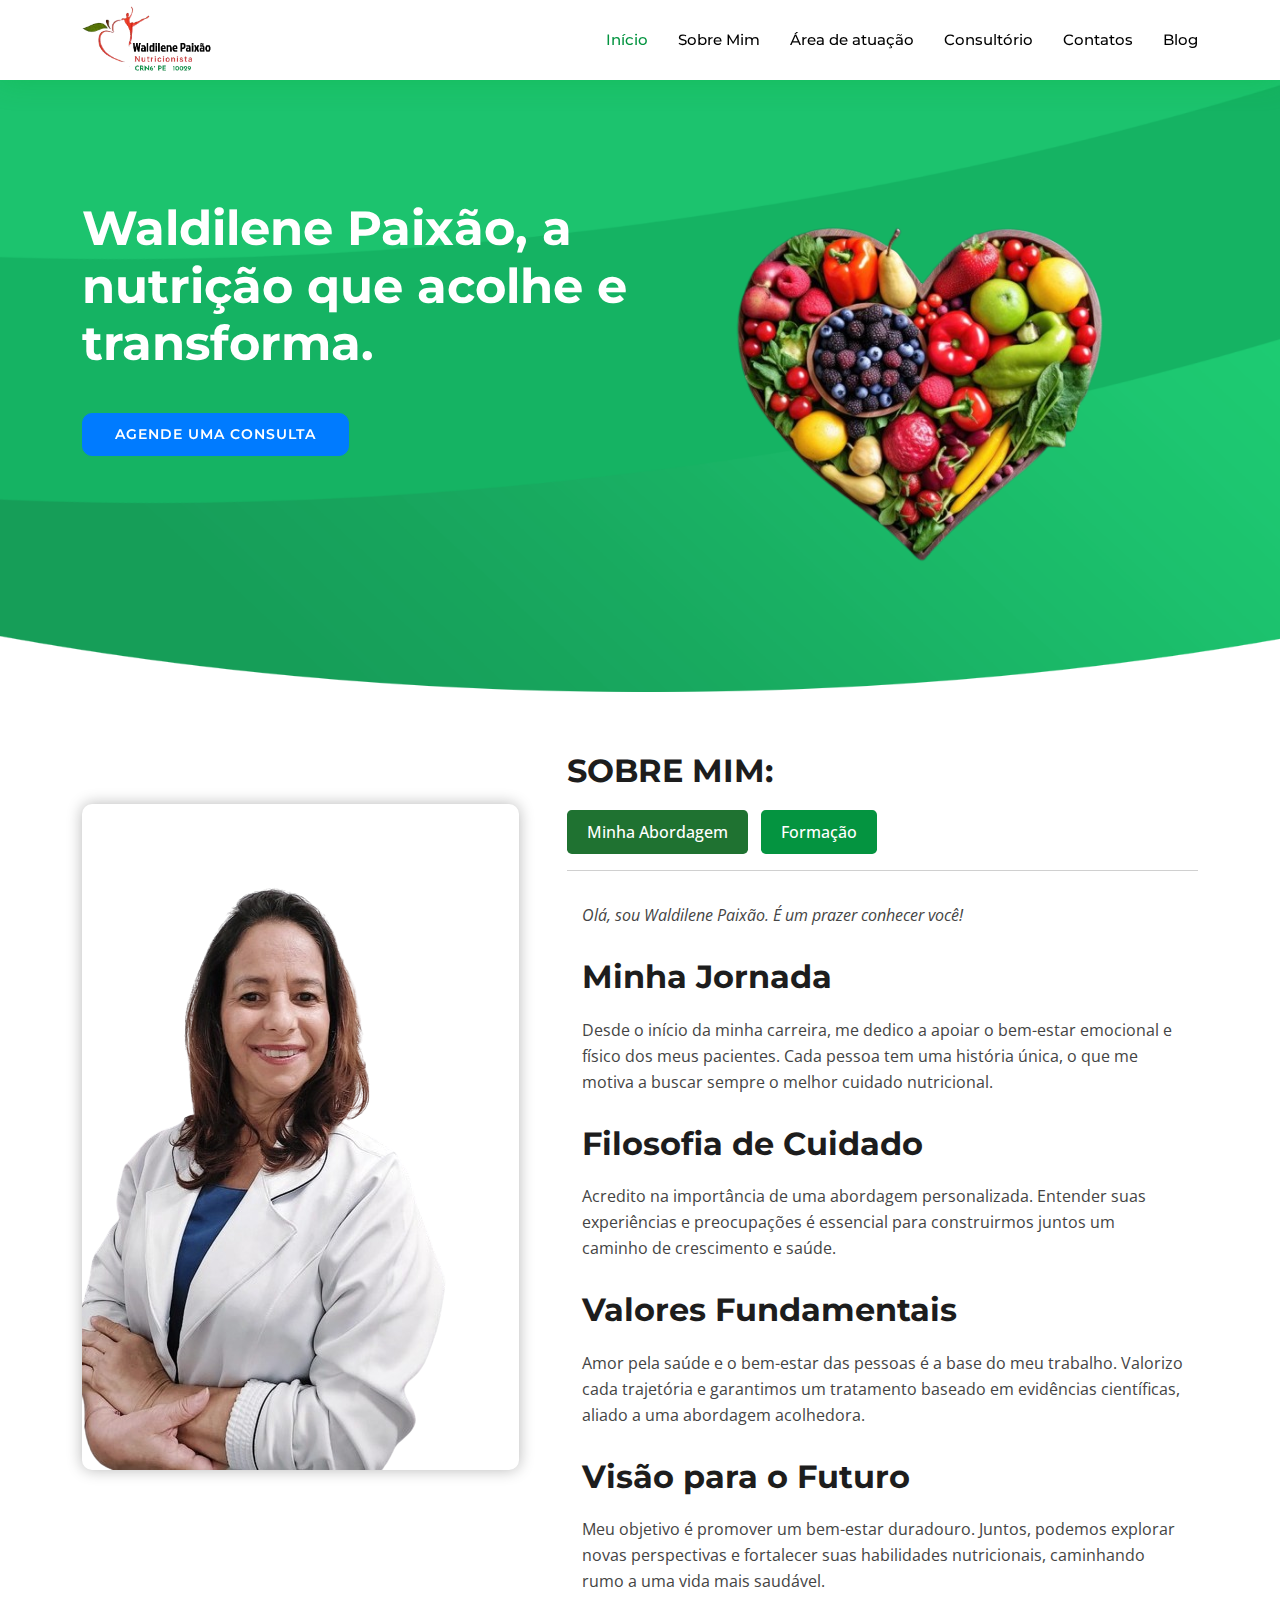
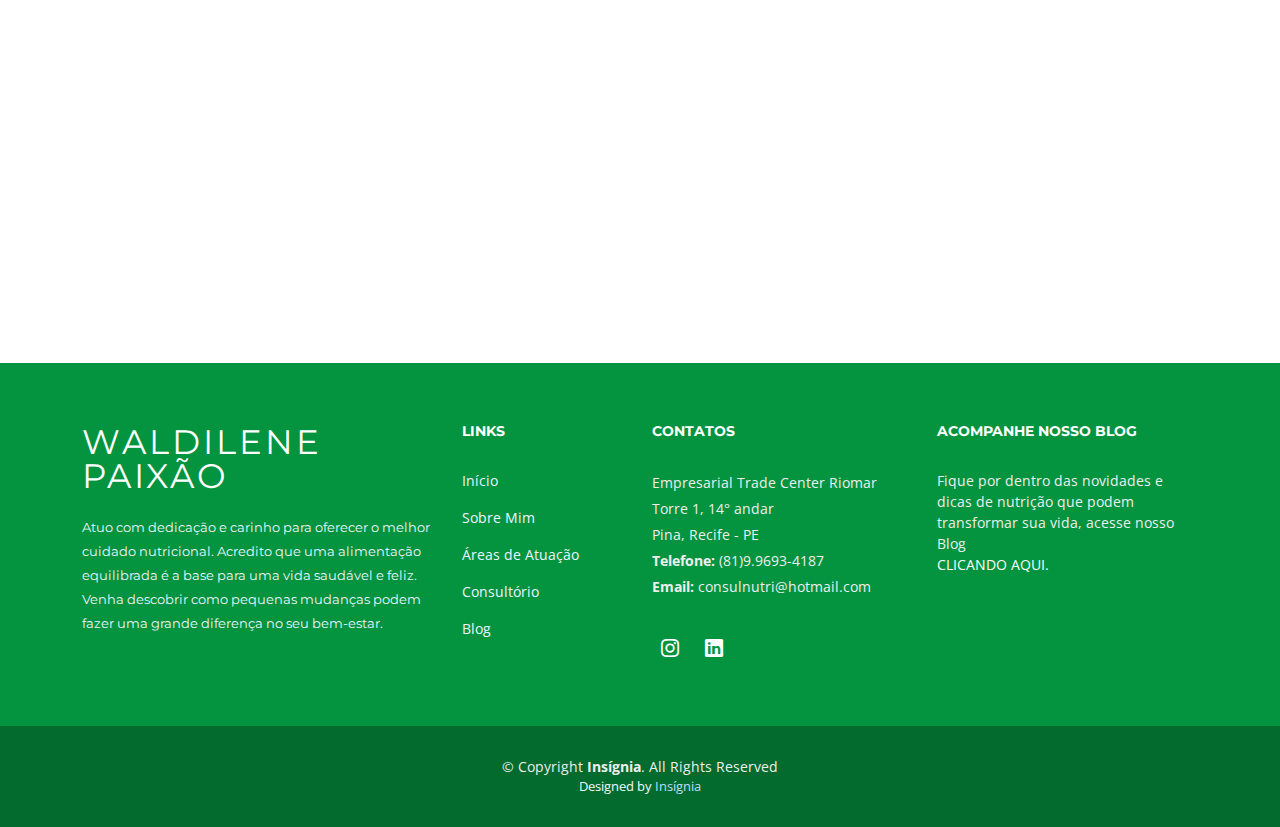
<file: index.html>
<!DOCTYPE html>
<html lang="en">

<head>
  <meta charset="utf-8">
  <meta content="width=device-width, initial-scale=1.0" name="viewport">

  <title>Waldilene Paixão</title>
  <meta content="" name="description">
  <meta content="" name="keywords">

  <!-- Favicons --> 
  <link href="assets/img/icon-logo.png" rel="icon">
  <link href="assets/img/icon-logo.png" rel="logo">

  <!-- Google Fonts -->
  <link href="https://fonts.googleapis.com/css?family=Open+Sans:300,300i,400,400i,600,600i,700,700i|Montserrat:300,400,500,700" rel="stylesheet">

  <!-- Vendor CSS Files -->
  <link href="assets/vendor/aos/aos.css" rel="stylesheet">
  <link href="assets/vendor/bootstrap/css/bootstrap.min.css" rel="stylesheet">
  <link href="assets/vendor/bootstrap-icons/bootstrap-icons.css" rel="stylesheet">
  <link href="assets/vendor/glightbox/css/glightbox.min.css" rel="stylesheet">
  <link href="assets/vendor/swiper/swiper-bundle.min.css" rel="stylesheet">

  <!-- Template Main CSS File -->
  <link href="assets/css/style.css" rel="stylesheet">
  <link href="index.html" rel="index">
  <link href="blog.html" rel="index">
  

</head>

<body>

  <!-- ======= Header ======= -->
  <header id="header" class="fixed-top d-flex align-items-center">
    <div class="container d-flex justify-content-between">

      <div class="logo">
        <a href="index.html"><img src="assets/img/logo.png" alt="" class="img-fluid"></a>
      </div>

      <nav id="navbar" class="navbar">
        <ul>
          <li><a class="nav-link scrollto active" href="#hero">Início</a></li>
          <li><a class="nav-link scrollto" href="#about">Sobre Mim</a></li>
          <li><a class="nav-link scrollto" href="#services">Área de atuação</a></li>
          <li><a class="nav-link scrollto " href="#portfolio">Consultório</a></li>
          <li><a class="nav-link scrollto" href="#contact">Contatos</a></li>
          <li><a class="nav-link scrollto" href="blog.html">Blog</a></li>
        </ul>
        <i class="bi bi-list mobile-nav-toggle"></i>
      </nav><!-- .navbar -->

    </div>
  </header><!-- #header -->

  <!-- ======= Hero Section ======= -->
  <section id="hero" class="clearfix">
    <div class="container" data-aos="fade-up">

      <div class="hero-img" data-aos="zoom-out" data-aos-delay="200">
        <img src="assets/img/ComidaSaudavel-removebg-preview.png" alt="" class="img-fluid">
      </div>

      <div class="hero-info" data-aos="zoom-in" data-aos-delay="100">
        <h2>Waldilene Paixão, a nutrição que acolhe e transforma.</h2>
        <div>
          <a href="https://api.whatsapp.com/send?phone=5581996934187" class="btn-get-started scrollto">AGENDE UMA CONSULTA</a>
          
        </div>
      </div>

    </div>
  </section><!-- End Hero Section -->

  <main id="main">

    <!-- ======= Sobre mim Section ======= -->
   <!-- /About Section -->
   <section id="about" class="about">
    <div class="container about-container" data-aos="fade-up">
      <div class="row g-4 g-lg-5" data-aos="fade-up" data-aos-delay="20">
        <div class="col-lg-5 about-img">
          <div class="icon-box">
            <img src="assets/img/dra_wal (1).png" class="img-fluid" alt="Foto do Dra. Waldilene">
          </div>
        </div>
  
        <div class="col-lg-7">
          <h1 class="title pt-0 justify-content-start">SOBRE MIM:</h1>
  
         <!-- Tabs -->
<ul class="nav nav-pills gap-2">
  <li class="nav-item">
    <a class="nav-link active" data-bs-toggle="pill" href="#about-tab1">Minha Abordagem</a>
  </li>
  <li class="nav-item">
    <a class="nav-link" data-bs-toggle="pill" href="#about-tab3">Formação</a>
  </li>
</ul>
<hr style="top: 0;">
<!-- End Tabs -->

<!-- Tab Content -->
<div class="tab-content">
  <!-- Tab 1 Content -->
  <div class="tab-pane fade show active" id="about-tab1">
    <p class="fst-italic">Olá, sou Waldilene Paixão. É um prazer conhecer você!</p>
    
    <div class="d-flex align-items-center mt-1">
      <h4 class="title">Minha Jornada</h4>
    </div>
    <p class="description">Desde o início da minha carreira, me dedico a apoiar o bem-estar emocional e físico dos meus pacientes. Cada pessoa tem uma história única, o que me motiva a buscar sempre o melhor cuidado nutricional.</p>
    
    <div class="d-flex align-items-center mt-0">
      <h4 class="title">Filosofia de Cuidado</h4>
    </div>
    <p class="description">Acredito na importância de uma abordagem personalizada. Entender suas experiências e preocupações é essencial para construirmos juntos um caminho de crescimento e saúde.</p>
    
    <div class="d-flex align-items-center mt-1">
      <h4 class="title">Valores Fundamentais</h4>
    </div>
    <p class="description">Amor pela saúde e o bem-estar das pessoas é a base do meu trabalho. Valorizo cada trajetória e garantimos um tratamento baseado em evidências científicas, aliado a uma abordagem acolhedora.</p>
    
    <div class="d-flex align-items-center mt-1">
      <h4 class="title">Visão para o Futuro</h4>
    </div>
    <p class="description">Meu objetivo é promover um bem-estar duradouro. Juntos, podemos explorar novas perspectivas e fortalecer suas habilidades nutricionais, caminhando rumo a uma vida mais saudável.</p>
  </div><!-- End Tab 1 Content -->

  <!-- Tab 2 Content -->
  <div class="tab-pane fade" id="about-tab3">
    <div class="d-flex align-items-center">
      <i class="bi bi-check2"></i>
      <span class="description">MBA em Auditoria multidisciplinar em serviços de saúde – IDE</span>
    </div>
    
    <div class="d-flex align-items-center mt-2">
      <i class="bi bi-check2"></i>
      <span class="description">Pós Graduação em fitoterápicos – FAVENI</span>
    </div>
    
    <div class="d-flex align-items-center mt-2">
      <i class="bi bi-check2"></i>
      <span class="description">Pós Graduação em educadores em diabetes – UNIP</span>
    </div>
    
    <div class="d-flex align-items-center mt-2">
      <i class="bi bi-check2"></i>
      <span class="description">Pós Graduação em nutrição esportiva – UNINASSAU</span>
    </div>
    
    <div class="d-flex align-items-center mt-2">
      <i class="bi bi-check2"></i>
      <span class="description">Pós Graduação em nutrição clínica – UNINTER</span>
    </div>
    
    <div class="d-flex align-items-center mt-2">
      <i class="bi bi-check2"></i>
      <span class="description">Bacharel em nutrição - UNISAOMIGUEL</span>
    </div>
    
    <div class="d-flex align-items-center mt-2">
      <i class="bi bi-check2"></i>
      <span class="description">Técnico de enfermagem do trabalho - EID</span>
    </div>
    
    <div class="d-flex align-items-center mt-2">
      <i class="bi bi-check2"></i>
      <span class="description">Curso de DISLEXIA – avaliação e intervenção padrão ouro + testes – 450 horas</span>
    </div>
    
    <div class="d-flex align-items-center mt-2">
      <i class="bi bi-check2"></i>
      <span class="description">International Certification in Nutritional Psychiatry – 160 horas</span>
    </div>
    
    <div class="d-flex align-items-center mt-2">
      <i class="bi bi-check2"></i>
      <span class="description">Curso de capacitação Autismo e Seletividade Alimentar – Terapia Alimentar com Abordagem ABA – 120 horas</span>
    </div>
    
    <div class="d-flex align-items-center mt-2">
      <i class="bi bi-check2"></i>
      <span class="description">Curso de Capacitação e Aprimoramento em ABA – 180 horas</span>
    </div>
    
    <div class="d-flex align-items-center mt-2">
      <i class="bi bi-check2"></i>
      <span class="description">Curso de Capacitação Análise do Comportamento Aplicada e Transtorno Espectro do Autismo – 180 horas</span>
    </div>
    
    <div class="d-flex align-items-center mt-2">
      <i class="bi bi-check2"></i>
      <span class="description">Certificado Nutrição no Autismo: da teoria à prática – 40 horas</span>
    </div>
  </div><!-- End Tab 2 Content -->
</div><!-- End Tab Content -->

  </section>
 
  
    <!-- End About Section -->

   <!-- ======= Área de atuação Section ======= -->
<section id="services" class="section-bg">
  <div class="container" data-aos="fade-up">

    <header class="section-header">
      <h3>Áreas de atuação</h3>
      <p>Experiência nas áreas clínica, esportiva e diabetes, com sólidos conhecimentos em fitoterápicos e auditoria.</p>
    </header>

    <div class="row justify-content-center">

      <div class="col-md-6 col-lg-5" data-aos="zoom-in" data-aos-delay="100">
        <div class="box">
          <div class="icon"><i class="bi bi-heart-pulse" style="color: #ff689b;"></i></div>
          <h4 class="title">Nutrição Clínica</h4>
          <p class="description">Especializada em nutrição clínica, focada em promover a saúde e bem-estar através de dietas personalizadas e acompanhamento nutricional.</p>
        </div>
      </div>
      
      <div class="col-md-6 col-lg-5" data-aos="zoom-in" data-aos-delay="200">
        <div class="box">
          <div class="icon"><i class="bi bi-bar-chart" style="color: #e9bf06;"></i></div>
          <h4 class="title">Nutrição Esportiva</h4>
          <p class="description">Trabalho com atletas e pessoas ativas para melhorar o desempenho físico e a recuperação através de uma nutrição adequada.</p>
        </div>
      </div>

      <div class="col-md-6 col-lg-5" data-aos="zoom-in" data-aos-delay="300">
        <div class="box">
          <div class="icon"><i class="bi bi-droplet" style="color: #3fcdc7;"></i></div>
          <h4 class="title">Diabetes</h4>
          <p class="description">Especialista em diabetes, oferecendo planos alimentares e orientações para o controle e prevenção da doença.</p>
        </div>
      </div>
      
      <div class="col-md-6 col-lg-5" data-aos="zoom-in" data-aos-delay="400">
        <div class="box">
          <div class="icon"><i class="bi bi-flower1" style="color:#41cf2e;"></i></div>
          <h4 class="title">Fitoterápicos</h4>
          <p class="description">Uso de fitoterápicos para promover a saúde e bem-estar, com base em evidências científicas e prática clínica.</p>
        </div>
      </div>

      <div class="col-md-6 col-lg-5" data-aos="zoom-in" data-aos-delay="500">
        <div class="box">
          <div class="icon"><i class="bi bi-clipboard-check" style="color: #d6ff22;"></i></div>
          <h4 class="title">Auditoria em Serviços de Saúde</h4>
          <p class="description">MBA em Auditoria Multidisciplinar em Serviços de Saúde, focada em garantir a qualidade e eficiência dos serviços nutricionais.</p>
        </div>
      </div>
      
      <div class="col-md-6 col-lg-5" data-aos="zoom-in" data-aos-delay="600">
        <div class="box">
          <div class="icon"><i class="bi bi-people" style="color: #4680ff;"></i></div>
          <h4 class="title">Palestras e Workshops</h4>
          <p class="description">Palestrante em empresas e eventos, disseminando conhecimento sobre nutrição e saúde.</p>
        </div>
      </div>

    </div>

  </div>
</section><!-- End Services Section -->

    <!-- ======= Por que ir ao nutricionista Section ======= -->
<section id="why-us">
  <div class="container" data-aos="fade-up">
    <header class="section-header">
      <h3>Por que ir ao Nutricionista?</h3>
      <p>Buscar orientação nutricional pode transformar sua saúde e bem-estar, oferecendo um caminho personalizado para atingir seus objetivos.</p>
    </header>

    <div class="row row-eq-height justify-content-center">

      <div class="col-lg-4 mb-4">
        <div class="card" data-aos="zoom-in" data-aos-delay="100">
          <i class="bi bi-heart-pulse"></i>
          <div class="card-body">
            <h5 class="card-title">Prevenção de Doenças</h5>
            <p class="card-text">Um nutricionista pode ajudar a prevenir doenças crônicas, como diabetes e hipertensão, através de uma alimentação balanceada e orientações adequadas.</p>
            <a href="https://www.saude.ce.gov.br/2019/04/05/ter-uma-refeicao-equilibrada-previne-doencas/" class="readmore">Leia mais </a>
          </div>
        </div>
      </div>

      <div class="col-lg-4 mb-4">
        <div class="card" data-aos="zoom-in" data-aos-delay="200">
          <i class="bi bi-bar-chart"></i>
          <div class="card-body">
            <h5 class="card-title">Desempenho Físico</h5>
            <p class="card-text">A nutrição esportiva é essencial para atletas e pessoas ativas, ajudando a melhorar o desempenho físico e acelerar a recuperação.</p>
            <a href="https://www.unicep.edu.br/post/o-poder-da-nutricao-esportiva-no-desempenho-atletico#:~:text=A%20nutri%C3%A7%C3%A3o%20oferece%20ao%20corpo,nutri%C3%A7%C3%A3o%20adequada%2C%20o%20desempenho%20sofre." class="readmore">Leia mais </a>
          </div>
        </div>
      </div>

      <div class="col-lg-4 mb-4">
        <div class="card" data-aos="zoom-in" data-aos-delay="300">
          <i class="bi bi-flower1"></i>
          <div class="card-body">
            <h5 class="card-title">Apoio em Fitoterápicos</h5>
            <p class="card-text">O uso de fitoterápicos pode ser um complemento eficaz no tratamento de diversas condições, promovendo saúde de forma natural.</p>
            <a href="https://institutolg.com.br/fitoterapia-aplicada-a-nutricao/" class="readmore">Leia mais </a>
          </div>
        </div>
      </div>

    </div>

    <div class="row counters" data-aos="fade-up" data-aos-delay="100">

      <div class="col-lg-3 col-6 text-center">
        <span data-purecounter-start="0" data-purecounter-end="15600" data-purecounter-duration="1" class="purecounter"></span>
        <p>Planos Nutricionais Criados</p>
      </div>
    
      <div class="col-lg-3 col-6 text-center">
        <span data-purecounter-start="0" data-purecounter-end="14880" data-purecounter-duration="1" class="purecounter"></span>
        <p>Consultas Realizadas</p>
      </div>
    
      <div class="col-lg-3 col-6 text-center">
        <span data-purecounter-start="0" data-purecounter-end="7440" data-purecounter-duration="1" class="purecounter"></span>
        <p>Dietas Personalizadas</p>
      </div>
    
      <div class="col-lg-3 col-6 text-center">
        <span data-purecounter-start="0" data-purecounter-end="3720" data-purecounter-duration="1" class="purecounter"></span>
        <p>Clientes Ajudados</p>
      </div>
    
    </div><!-- End por que ir ao nutricionista Section -->


    <!-- ======= Consultorio Section ======= -->
    <section id="portfolio" class="clearfix">
      <div class="container" data-aos="fade-up">

        <header class="section-header">
          <h4 class="section-title">Conheça nosso consultório</h4>
        </header>

        <div class="row" data-aos="fade-up" data-aos-delay="100">
          <div class="col-lg-12">
          </div>
        </div>

        <div class="row portfolio-container" data-aos="fade-up" data-aos-delay="200">

          <div class="col-lg-4 col-md-6 portfolio-item filter-app">
            <div class="portfolio-wrap">
              <img src="assets/img/portfolio/s1.jpeg" class="img-fluid" alt="">
              <div class="portfolio-info">
                <div>
                  <a href="assets/img/portfolio/s1.jpeg" data-gallery="portfolioGallery" title="" class="portfolio-lightbox link-preview"><i class="bi bi-plus"></i></a>
                </div>
              </div>
            </div>
          </div>

          <div class="col-lg-4 col-md-6 portfolio-item filter-app">
            <div class="portfolio-wrap">
              <img src="assets/img/portfolio/s2.png" class="img-fluid" alt="">
              <div class="portfolio-info">
                <div>
                  <a href="assets/img/portfolio/s2.png" data-gallery="portfolioGallery" title="" class="portfolio-lightbox link-preview"><i class="bi bi-plus"></i></a>
                </div>
              </div>
            </div>
          </div>

          <div class="col-lg-4 col-md-6 portfolio-item filter-app">
            <div class="portfolio-wrap">
              <img src="assets/img/portfolio/s3.jpg" class="img-fluid" alt="">
              <div class="portfolio-info">
                <div>
                  <a href="assets/img/portfolio/s3.jpg" data-gallery="portfolioGallery" title="" class="portfolio-lightbox link-preview"><i class="bi bi-plus"></i></a>
                </div>
              </div>
            </div>
          </div>
        </div>
      </div>
          

    </section><!-- End Portfolio Section -->

   <!-- ======= Testimonials Section ======= -->
<section id="testimonials" class="section-bg">
  <div class="container" data-aos="zoom-in">

    <header class="section-header">
      <h3>Depoimentos</h3>
    </header>

    <div class="row justify-content-center">
      <div class="col-lg-8">

        <div class="testimonials-slider swiper" data-aos="fade-up" data-aos-delay="100">
          <div class="swiper-wrapper">

            <div class="swiper-slide">
              <div class="testimonial-item">
                <h3>Ana Silva</h3>
                <h4>
                  Fui muito bem recebida pela Waldilene. Ela me ouviu com atenção e me deu orientações valiosas. Sinto que minha saúde melhorou muito desde então.
                </h4>
              </div>
            </div><!-- End testimonial item -->

            <div class="swiper-slide">
              <div class="testimonial-item">
                <h3>João Pereira</h3>
                <h4>
                  O atendimento da Waldilene é excelente! Ela é muito dedicada e sempre está disponível para tirar dúvidas. Recomendo a todos!
                </h4>
              </div>
            </div><!-- End testimonial item -->

            <div class="swiper-slide">
              <div class="testimonial-item">
                <h3>Maria Souza</h3>
                <h4>
                  Waldilene me ajudou a entender melhor minha alimentação. Hoje me sinto mais disposta e saudável. Muito obrigada pelo apoio!
                </h4>
              </div>
            </div><!-- End testimonial item -->

            <div class="swiper-slide">
              <div class="testimonial-item">
                <h3>Carlos Oliveira</h3>
                <h4>
                  Desde que comecei a seguir as orientações da Waldilene, consegui perder peso e ganhar mais energia. Ela é uma profissional incrível!
                </h4>
              </div>
            </div><!-- End testimonial item -->

            <div class="swiper-slide">
              <div class="testimonial-item">
                <h3>Beatriz Lima</h3>
                <h4>
                  Adorei o atendimento da Waldilene! Ela é muito atenciosa e me deu dicas maravilhosas para melhorar minha alimentação. Recomendo de olhos fechados.
                </h4>
              </div>
            </div><!-- End testimonial item -->

          </div>
          <div class="swiper-pagination"></div>
        </div>

      </div>
    </div>

  </div>
</section><!-- End Testimonials Section -->


  <!-- ======= Contatos Section ======= -->
<section id="contact" class="contact section">

  <div class="container section-header" data-aos="fade-up">
    <h4>Contatos</h4>
  </div>

  <div class="container" data-aos="fade-up" data-aos-delay="100">

    <div class="row gy-4">

      <div class="col-lg-6 col-md-6">
        <div class="info-item d-flex flex-column justify-content-center align-items-center" data-aos="fade-up" data-aos-delay="300">
          <div class="icon-container">
            <i class="bi bi-geo-alt"></i>
          </div>
          <h3>Endereço</h3>
          <p>Empresarial Trade Center Riomar</p> 
          <p>Torre 1, 14° andar - Pina, Recife - PE</p>
         
        </div>
      </div><!-- End Info Item -->

      <div class="col-lg-6 col-md-6">
        <div class="info-item d-flex flex-column justify-content-center align-items-center" data-aos="fade-up" data-aos-delay="300">
          <div class="icon-container">
            <i class="bi bi-telephone"></i>
          </div>
          <h3>Telefones para Contato</h3>
          <a href="tel:+5581996934187">(81) 9.9693-4187</a>
        </div>
      </div><!-- End Info Item -->

      <div class="col-lg-6 col-md-6">
        <div class="info-item d-flex flex-column justify-content-center align-items-center" data-aos="fade-up" data-aos-delay="300">
          <div class="icon-container">
            <i class="bi bi-whatsapp"></i>
          </div>
          <h3>Whatsapp</h3>
          <a href="https://api.whatsapp.com/send?phone=5581996934187">(81) 9.9693-4187</a>
        </div>
      </div><!-- End Info Item -->

      <div class="col-lg-6 col-md-6">
        <div class="info-item d-flex flex-column justify-content-center align-items-center" data-aos="fade-up" data-aos-delay="400">
          <div class="icon-container">
            <i class="bi bi-instagram"></i>
          </div>
          <h3>Instagram</h3>
          <a href="https://www.instagram.com/paixao.w/">paixao.w</a>
        </div>
      </div><!-- End Info Item -->

    </div>

    <div class="row gy-4 mt-1">
      <div class="col-lg-12" data-aos="fade-up" data-aos-delay="300">
        <iframe src="https://www.google.com/maps/embed?pb=!1m18!1m12!1m3!1d15800.566265221476!2d-34.91002857685089!3d-8.087042011478383!2m3!1f0!2f0!3f0!3m2!1i1024!2i768!4f13.1!3m3!1m2!1s0x7ab1fd7d71de555%3A0xecf883c93ccb1d4b!2sRio%20Mar%20Trade%20Center!5e0!3m2!1spt-BR!2sbr!4v1722479041927!5m2!1spt-BR!2sbr" frameborder="0" style="border:0; width: 100%; height: 400px;" allowfullscreen="" loading="lazy" referrerpolicy="no-referrer-when-downgrade"></iframe>
      </div><!-- End Google Maps -->

    </div>
  </div>
</section><!-- End Contatos Section -->


  </main><!-- End #main -->

  <!-- ======= Footer ======= -->
  <footer id="footer">
    <div class="footer-top">
      <div class="container">
        <div class="row">

          <div class="col-lg-4 col-md-6 footer-info">
            <h3>Waldilene Paixão</h3>
            <p>Atuo com dedicação e carinho para oferecer o melhor cuidado nutricional. Acredito que uma alimentação equilibrada é a base para uma vida saudável e feliz. Venha descobrir como pequenas mudanças podem fazer uma grande diferença no seu bem-estar.</p>
          </div>

          <div class="col-lg-2 col-md-6 footer-links">
            <h4>Links</h4>
            <ul>
              <li><a href="#hero">Início</a></li>
              <li><a href="#about">Sobre Mim</a></li>
              <li><a href="#services">Áreas de Atuação</a></li>
              <li><a href="#portfolio">Consultório</a></li>
              <li><a href="blog.html">Blog</a></li>
            </ul>
          </div>

          <div class="col-lg-3 col-md-6 footer-contact">
            <h4>Contatos</h4>
            <p>
              Empresarial Trade Center Riomar <br>
              Torre 1, 14° andar<br>
               Pina, Recife - PE<br>
              <strong>Telefone:</strong> (81)9.9693-4187<br>
              <strong>Email:</strong> consulnutri@hotmail.com<br>
            </p>

            <div class="social-links">
              <a href="https://www.instagram.com/paixao.w/" class="instagram"><i class="bi bi-instagram"></i></a>
              <a href="https://www.linkedin.com/in/waldilene-paixao-a72b535a/" class="linkedin"><i class="bi bi-linkedin"></i></a>
            </div>

          </div>

          <div class="col-lg-3 col-md-6 footer-newsletter">
            <h4>Acompanhe nosso Blog</h4>
            <p>Fique por dentro das novidades e dicas de nutrição que podem transformar sua vida, acesse nosso Blog<br> <a href="blog.html">CLICANDO AQUI.</a> </p>
            </div>
        </div>
      </div>
    </div>

    <div class="container">
      <div class="copyright">
        &copy; Copyright <strong>Insígnia</strong>. All Rights Reserved
      </div>
      <div class="credits">
        Designed by <a href="https://www.instagram.com/insignialpg/">Insígnia</a>
      </div>
    </div>
  </footer><!-- End Footer -->

  <a href="#" class="back-to-top d-flex align-items-center justify-content-center"><i class="bi bi-arrow-up-short"></i></a>

  <!-- Vendor JS Files -->
  <script src="assets/vendor/purecounter/purecounter_vanilla.js"></script>
  <script src="assets/vendor/aos/aos.js"></script>
  <script src="assets/vendor/bootstrap/js/bootstrap.bundle.min.js"></script>
  <script src="assets/vendor/glightbox/js/glightbox.min.js"></script>
  <script src="assets/vendor/isotope-layout/isotope.pkgd.min.js"></script>
  <script src="assets/vendor/swiper/swiper-bundle.min.js"></script>
  <script src="assets/vendor/php-email-form/validate.js"></script>

  <!-- Template Main JS File -->
  <script src="assets/js/main.js"></script>

</body>

</html>
</file>
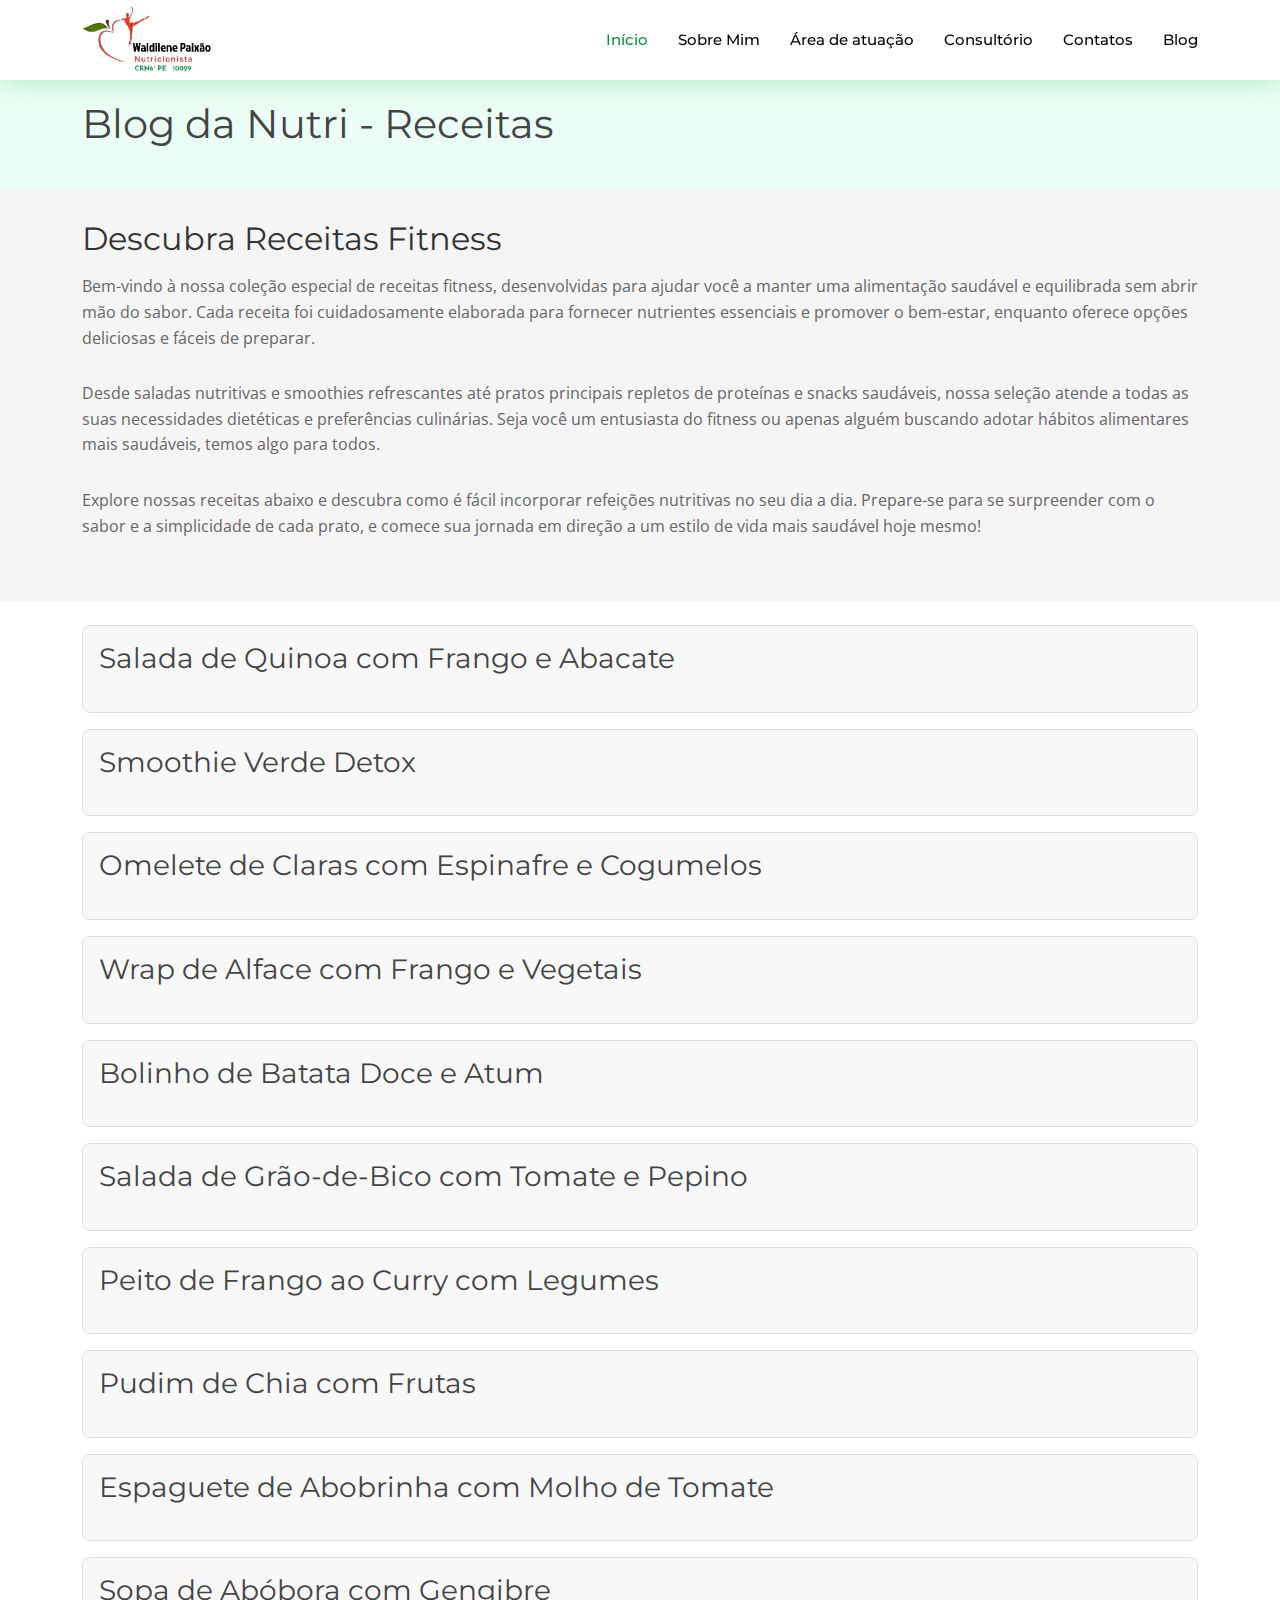
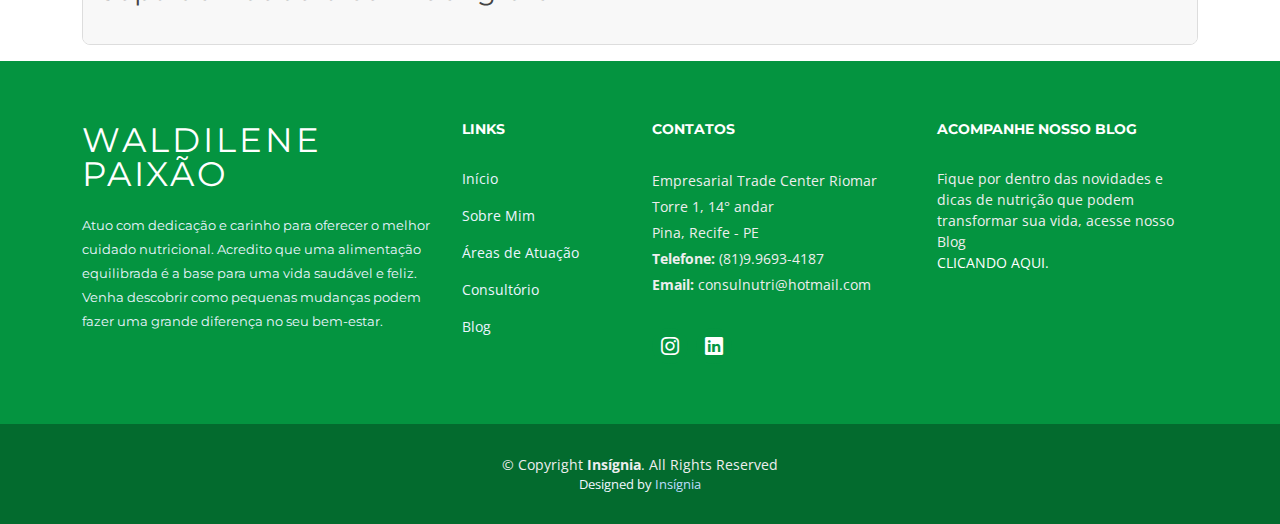
<file: blog.html>
<!DOCTYPE html>
<html lang="en">

<head>
  <meta charset="utf-8">
  <meta content="width=device-width, initial-scale=1.0" name="viewport">

  <title>Blog</title>
  <meta content="" name="description">
  <meta content="" name="keywords">

  <!-- Favicons -->
  <link href="assets/img/icon-logo.png" rel="icon">
  <link href="assets/img/icon-logo.png" rel="apple-touch-icon">

  <!-- Google Fonts -->
  <link href="https://fonts.googleapis.com/css?family=Open+Sans:300,300i,400,400i,600,600i,700,700i|Montserrat:300,400,500,700" rel="stylesheet">

  <!-- Vendor CSS Files -->
  <link href="assets/vendor/aos/aos.css" rel="stylesheet">
  <link href="assets/vendor/bootstrap/css/bootstrap.min.css" rel="stylesheet">
  <link href="assets/vendor/bootstrap-icons/bootstrap-icons.css" rel="stylesheet">
  <link href="assets/vendor/glightbox/css/glightbox.min.css" rel="stylesheet">
  <link href="assets/vendor/swiper/swiper-bundle.min.css" rel="stylesheet">

  <!-- Template Main CSS File -->
  <link href="assets/css/style.css" rel="stylesheet">
  
  

</head>

<body>

  <!-- ======= Header ======= -->
  <header id="header" class="fixed-top d-flex align-items-center">
    <div class="container d-flex justify-content-between">

      <div class="logo">
        <a href="index.html"><img src="assets/img/logo.png" alt="" class="img-fluid"></a>
      </div>

      <nav id="navbar" class="navbar">
        <ul>
          <li><a class="nav-link scrollto active" href="index.html">Início</a></li>
          <li><a class="nav-link scrollto" href="index.html">Sobre Mim</a></li>
          <li><a class="nav-link scrollto" href="index.html">Área de atuação</a></li>
          <li><a class="nav-link scrollto " href="index.html">Consultório</a></li>
          <li><a class="nav-link scrollto" href="index.html">Contatos</a></li>
          <li><a class="nav-link scrollto" href="blog.html">Blog</a></li>
        </ul>
    </div>
  </header><!-- #header -->

  <main id="main">

    <!-- ======= Breadcrumbs Section ======= -->
    <section class="breadcrumbs">
      <div class="container">

        <div class="d-flex justify-content-between align-items-center">
          <h1>Blog da Nutri - Receitas</h1>
        </div>
      </div>
    </section><!-- End Breadcrumbs Section -->


    <section class="receitas-introduction">
      <div class="container">
        <h2>Descubra Receitas Fitness</h2>
        <p>
          Bem-vindo à nossa coleção especial de receitas fitness, desenvolvidas para ajudar você a manter uma alimentação saudável e equilibrada sem abrir mão do sabor. 
          Cada receita foi cuidadosamente elaborada para fornecer nutrientes essenciais e promover o bem-estar, enquanto oferece opções deliciosas e fáceis de preparar.
        </p>
        <p>
          Desde saladas nutritivas e smoothies refrescantes até pratos principais repletos de proteínas e snacks saudáveis, nossa seleção atende a todas as suas necessidades dietéticas e preferências culinárias. 
          Seja você um entusiasta do fitness ou apenas alguém buscando adotar hábitos alimentares mais saudáveis, temos algo para todos.
        </p>
        <p>
          Explore nossas receitas abaixo e descubra como é fácil incorporar refeições nutritivas no seu dia a dia. Prepare-se para se surpreender com o sabor e a simplicidade de cada prato, e comece sua jornada em direção a um estilo de vida mais saudável hoje mesmo!
        </p>
      </div>
    </section>

    

    <section class="receitas-inner-page pt-4">
      <div class="container">

        
        <!-- Card 1: Salada de Quinoa com Frango e Abacate -->
        <div class="recipe-card-new">
          <div class="card-header-new" onclick="toggleRecipeNew(this)">
            <h3>Salada de Quinoa com Frango e Abacate</h3>
          </div>
          <div class="card-body-new">
            <p><strong>Ingredientes:</strong></p>
            <ul>
              <li>1 xícara de quinoa cozida</li>
              <li>150g de peito de frango grelhado e desfiado</li>
              <li>1 abacate, cortado em cubos</li>
              <li>1 tomate, picado</li>
              <li>1 pepino, picado</li>
              <li>1/4 xícara de cebola roxa, picada</li>
              <li>Suco de 1 limão</li>
              <li>Sal e pimenta a gosto</li>
              <li>Folhas de hortelã ou coentro para decorar</li>
            </ul>
            <p><strong>Instruções:</strong></p>
            <ol>
              <li>Em uma tigela grande, misture a quinoa, frango, abacate, tomate, pepino e cebola.</li>
              <li>Tempere com suco de limão, sal e pimenta.</li>
              <li>Misture bem e decore com hortelã ou coentro.</li>
            </ol>
          </div>
        </div>
    
        <!-- Card 2: Smoothie Verde Detox -->
        <div class="recipe-card-new">
          <div class="card-header-new" onclick="toggleRecipeNew(this)">
            <h3>Smoothie Verde Detox</h3>
          </div>
          <div class="card-body-new">
            <p><strong>Ingredientes:</strong></p>
            <ul>
              <li>1 xícara de espinafre fresco</li>
              <li>1 banana madura</li>
              <li>1/2 maçã verde</li>
              <li>Suco de 1 limão</li>
              <li>1/2 xícara de água de coco</li>
              <li>Gelo a gosto</li>
            </ul>
            <p><strong>Instruções:</strong></p>
            <ol>
              <li>Coloque todos os ingredientes no liquidificador e bata até ficar homogêneo.</li>
              <li>Sirva imediatamente.</li>
            </ol>
          </div>
        </div>
    
        <!-- Card 3: Omelete de Claras com Espinafre e Cogumelos -->
        <div class="recipe-card-new">
          <div class="card-header-new" onclick="toggleRecipeNew(this)">
            <h3>Omelete de Claras com Espinafre e Cogumelos</h3>
          </div>
          <div class="card-body-new">
            <p><strong>Ingredientes:</strong></p>
            <ul>
              <li>4 claras de ovo</li>
              <li>1 xícara de espinafre fresco</li>
              <li>1/2 xícara de cogumelos fatiados</li>
              <li>1/4 xícara de cebola picada</li>
              <li>Sal e pimenta a gosto</li>
              <li>1 colher de chá de azeite</li>
            </ul>
            <p><strong>Instruções:</strong></p>
            <ol>
              <li>Aqueça o azeite em uma frigideira.</li>
              <li>Refogue a cebola e os cogumelos até amolecerem.</li>
              <li>Adicione o espinafre e cozinhe até murchar.</li>
              <li>Despeje as claras de ovo sobre os vegetais e cozinhe até firmar.</li>
              <li>Dobre a omelete ao meio e sirva.</li>
            </ol>
          </div>
        </div>
    
        <!-- Card 4: Wrap de Alface com Frango e Vegetais -->
        <div class="recipe-card-new">
          <div class="card-header-new" onclick="toggleRecipeNew(this)">
            <h3>Wrap de Alface com Frango e Vegetais</h3>
          </div>
          <div class="card-body-new">
            <p><strong>Ingredientes:</strong></p>
            <ul>
              <li>Folhas de alface (para embrulhar)</li>
              <li>150g de peito de frango grelhado e picado</li>
              <li>1 cenoura ralada</li>
              <li>1/2 pimentão vermelho, picado</li>
              <li>1/4 xícara de cebola roxa, picada</li>
              <li>2 colheres de sopa de molho de iogurte (iogurte natural, limão, sal e pimenta)</li>
            </ul>
            <p><strong>Instruções:</strong></p>
            <ol>
              <li>Em uma folha de alface, coloque o frango, cenoura, pimentão e cebola.</li>
              <li>Regue com o molho de iogurte.</li>
              <li>Enrole e sirva.</li>
            </ol>
          </div>
        </div>
    
        <!-- Card 5: Bolinho de Batata Doce e Atum -->
        <div class="recipe-card-new">
          <div class="card-header-new" onclick="toggleRecipeNew(this)">
            <h3>Bolinho de Batata Doce e Atum</h3>
          </div>
          <div class="card-body-new">
            <p><strong>Ingredientes:</strong></p>
            <ul>
              <li>1 batata doce grande, cozida e amassada</li>
              <li>1 lata de atum (em água), escorrido</li>
              <li>1/4 xícara de cebola picada</li>
              <li>1 ovo</li>
              <li>1/4 xícara de farinha de aveia</li>
              <li>Sal e pimenta a gosto</li>
            </ul>
            <p><strong>Instruções:</strong></p>
            <ol>
              <li>Misture todos os ingredientes em uma tigela.</li>
              <li>Modele em bolinhos e coloque em uma assadeira.</li>
              <li>Asse a 180°C por cerca de 20 minutos, virando na metade do tempo.</li>
            </ol>
          </div>
        </div>
    
        <!-- Card 6: Salada de Grão-de-Bico com Tomate e Pepino -->
        <div class="recipe-card-new">
          <div class="card-header-new" onclick="toggleRecipeNew(this)">
            <h3>Salada de Grão-de-Bico com Tomate e Pepino</h3>
          </div>
          <div class="card-body-new">
            <p><strong>Ingredientes:</strong></p>
            <ul>
              <li>1 lata de grão-de-bico, escorrido e lavado</li>
              <li>1 tomate, picado</li>
              <li>1 pepino, picado</li>
              <li>1/4 xícara de cebola roxa, picada</li>
              <li>Suco de 1 limão</li>
              <li>2 colheres de sopa de azeite</li>
              <li>Sal e pimenta a gosto</li>
            </ul>
            <p><strong>Instruções:</strong></p>
            <ol>
              <li>Em uma tigela, misture o grão-de-bico, tomate, pepino e cebola.</li>
              <li>Tempere com suco de limão, azeite, sal e pimenta.</li>
              <li>Sirva frio.</li>
            </ol>
          </div>
        </div>
    
        <!-- Card 7: Peito de Frango ao Curry com Legumes -->
        <div class="recipe-card-new">
          <div class="card-header-new" onclick="toggleRecipeNew(this)">
            <h3>Peito de Frango ao Curry com Legumes</h3>
          </div>
          <div class="card-body-new">
            <p><strong>Ingredientes:</strong></p>
            <ul>
              <li>2 peitos de frango cortados em cubos</li>
              <li>1 cenoura cortada em rodelas</li>
              <li>1 brócolis, separado em floretes</li>
              <li>1 colher de sopa de curry em pó</li>
              <li>1 colher de sopa de azeite</li>
              <li>Sal e pimenta a gosto</li>
            </ul>
            <p><strong>Instruções:</strong></p>
            <ol>
              <li>Aqueça o azeite em uma frigideira grande.</li>
              <li>Adicione o frango e cozinhe até dourar.</li>
              <li>Adicione a cenoura, brócolis e curry em pó.</li>
              <li>Cozinhe até os vegetais estarem macios e o frango completamente cozido.</li>
            </ol>
          </div>
        </div>
    
        <!-- Card 8: Pudim de Chia com Frutas -->
        <div class="recipe-card-new">
          <div class="card-header-new" onclick="toggleRecipeNew(this)">
            <h3>Pudim de Chia com Frutas</h3>
          </div>
          <div class="card-body-new">
            <p><strong>Ingredientes:</strong></p>
            <ul>
              <li>1/4 xícara de sementes de chia</li>
              <li>1 xícara de leite de amêndoas</li>
              <li>1 colher de chá de mel ou agave</li>
              <li>Frutas frescas para servir (morango, kiwi, manga, etc.)</li>
            </ul>
            <p><strong>Instruções:</strong></p>
            <ol>
              <li>Em uma tigela, misture as sementes de chia, leite de amêndoas e mel.</li>
              <li>Deixe na geladeira por pelo menos 2 horas ou durante a noite.</li>
              <li>Sirva com frutas frescas por cima.</li>
            </ol>
          </div>
        </div>
    
        <!-- Card 9: Espaguete de Abobrinha com Molho de Tomate -->
        <div class="recipe-card-new">
          <div class="card-header-new" onclick="toggleRecipeNew(this)">
            <h3>Espaguete de Abobrinha com Molho de Tomate</h3>
          </div>
          <div class="card-body-new">
            <p><strong>Ingredientes:</strong></p>
            <ul>
              <li>2 abobrinhas grandes, cortadas em espaguete</li>
              <li>1 xícara de molho de tomate</li>
              <li>1 dente de alho picado</li>
              <li>1 colher de sopa de azeite</li>
              <li>Sal e pimenta a gosto</li>
              <li>Folhas de manjericão para decorar</li>
            </ul>
            <p><strong>Instruções:</strong></p>
            <ol>
              <li>Aqueça o azeite em uma frigideira.</li>
              <li>Refogue o alho até dourar.</li>
              <li>Adicione o molho de tomate e deixe ferver por 5 minutos.</li>
              <li>Adicione o espaguete de abobrinha e cozinhe por 2-3 minutos.</li>
              <li>Sirva com folhas de manjericão.</li>
            </ol>
          </div>
        </div>
    
        <!-- Card 10: Sopa de Abóbora com Gengibre -->
        <div class="recipe-card-new">
          <div class="card-header-new" onclick="toggleRecipeNew(this)">
            <h3>Sopa de Abóbora com Gengibre</h3>
          </div>
          <div class="card-body-new">
            <p><strong>Ingredientes:</strong></p>
            <ul>
              <li>500g de abóbora descascada e picada</li>
              <li>1 cebola picada</li>
              <li>1 dente de alho picado</li>
              <li>1 colher de sopa de gengibre fresco ralado</li>
              <li>1 litro de caldo de legumes</li>
              <li>2 colheres de sopa de azeite</li>
              <li>Sal e pimenta a gosto</li>
            </ul>
            <p><strong>Instruções:</strong></p>
            <ol>
              <li>Aqueça o azeite em uma panela grande.</li>
              <li>Refogue a cebola, alho e gengibre até a cebola ficar transparente.</li>
              <li>Adicione a abóbora e o caldo de legumes.</li>
              <li>Cozinhe até a abóbora estar macia.</li>
              <li>Bata a sopa no liquidificador até ficar cremosa.</li>
              <li>Tempere com sal e pimenta e sirva.</li>
            </ol>
          </div>
        </div>
    
      </div>
    </section>
    
    

  </main><!-- End #main -->

 
   <!-- ======= Footer ======= -->
   <footer id="footer">
    <div class="footer-top">
      <div class="container">
        <div class="row">

          <div class="col-lg-4 col-md-6 footer-info">
            <h3>Waldilene Paixão</h3>
            <p>Atuo com dedicação e carinho para oferecer o melhor cuidado nutricional. Acredito que uma alimentação equilibrada é a base para uma vida saudável e feliz. Venha descobrir como pequenas mudanças podem fazer uma grande diferença no seu bem-estar.</p>
          </div>

          <div class="col-lg-2 col-md-6 footer-links">
            <h4>Links</h4>
            <ul>
              <li><a href="#hero">Início</a></li>
              <li><a href="#about">Sobre Mim</a></li>
              <li><a href="#services">Áreas de Atuação</a></li>
              <li><a href="#portfolio">Consultório</a></li>
              <li><a href="blog.html">Blog</a></li>
            </ul>
          </div>

          <div class="col-lg-3 col-md-6 footer-contact">
            <h4>Contatos</h4>
            <p>
              Empresarial Trade Center Riomar <br>
              Torre 1, 14° andar<br>
               Pina, Recife - PE<br>
              <strong>Telefone:</strong> (81)9.9693-4187<br>
              <strong>Email:</strong> consulnutri@hotmail.com<br>
            </p>

            <div class="social-links">
              <a href="https://www.instagram.com/paixao.w/" class="instagram"><i class="bi bi-instagram"></i></a>
              <a href="https://www.linkedin.com/in/waldilene-paixao-a72b535a/" class="linkedin"><i class="bi bi-linkedin"></i></a>
            </div>

          </div>

          <div class="col-lg-3 col-md-6 footer-newsletter">
            <h4>Acompanhe nosso Blog</h4>
            <p>Fique por dentro das novidades e dicas de nutrição que podem transformar sua vida, acesse nosso Blog<br> <a href="blog.html">CLICANDO AQUI.</a> </p>
            </div>
        </div>
      </div>
    </div>

    <div class="container">
      <div class="copyright">
        &copy; Copyright <strong>Insígnia</strong>. All Rights Reserved
      </div>
      <div class="credits">
        Designed by <a href="https://www.instagram.com/insignialpg/">Insígnia</a>
      </div>
    </div>
  </footer><!-- End Footer -->

  <a href="#" class="back-to-top d-flex align-items-center justify-content-center"><i class="bi bi-arrow-up-short"></i></a>

  <!-- Vendor JS Files -->
  <script src="assets/vendor/purecounter/purecounter_vanilla.js"></script>
  <script src="assets/vendor/aos/aos.js"></script>
  <script src="assets/vendor/bootstrap/js/bootstrap.bundle.min.js"></script>
  <script src="assets/vendor/glightbox/js/glightbox.min.js"></script>
  <script src="assets/vendor/isotope-layout/isotope.pkgd.min.js"></script>
  <script src="assets/vendor/swiper/swiper-bundle.min.js"></script>
  <script src="assets/vendor/php-email-form/validate.js"></script>

  <!-- Template Main JS File -->
  <script src="assets/js/main.js"></script>

</body>

</html>
</file>
<file: assets/css/style.css>
body{background:#fff;color:#444;font-family:"Open Sans", sans-serif;}a{color:#ffffff;text-decoration:none;transition:0.5s;}a:hover, a:active, a:focus{color:#000000;outline:none;text-decoration:none;}p{padding:0;margin:0 0 30px 0;}.p1{padding:0;margin:0 0 30px 0;color:white;}h1, h2, h3, h4, h5, h6{font-family:"Montserrat", sans-serif;font-weight:400;margin:0 0 20px 0;padding:0;}.back-to-top{position:fixed;visibility:hidden;opacity:0;right:15px;bottom:15px;z-index:996;background:#d1d1d1;width:40px;height:40px;border-radius:50px;transition:all 0.4s;}.back-to-top i{font-size:28px;color:#fff;line-height:0;}.back-to-top:hover{background:#049440;color:#fff;}.back-to-top.active{visibility:visible;opacity:1;}#header{height:80px;z-index:997;transition:all 0.5s;background:#fff;box-shadow:0px 0px 30px rgba(4, 175, 47, 0.3);}#header.header-scrolled{height:60px;}#header .logo h1{font-size:36px;margin:0;padding:0;font-weight:400;letter-spacing:3px;text-transform:uppercase;}@media (max-width:991px){#header .logo h1{font-size:28px;}}#header .logo h1 a, #header .logo h1 a:hover{color:#049440;text-decoration:none;}#header .logo img{max-height:4.2rem;margin-right:10px;}.navbar{padding:0;}.navbar ul{margin:0;padding:0;display:flex;list-style:none;align-items:center;}.navbar li{position:relative;}.navbar a, .navbar a:focus{display:flex;align-items:center;justify-content:space-between;padding:10px 0 10px 30px;font-family:"Montserrat", sans-serif;font-size:15px;color:#000000;font-weight:500;white-space:nowrap;transition:0.3s;}.navbar a i, .navbar a:focus i{font-size:12px;line-height:0;margin-left:5px;}.navbar a:hover, .navbar .active, .navbar .active:focus, .navbar li:hover>a{color:#049440;}.navbar .dropdown ul{display:block;position:absolute;left:14px;top:calc(100% + 30px);margin:0;padding:10px 0;z-index:99;opacity:0;visibility:hidden;background:#fff;box-shadow:0px 0px 30px rgba(127, 137, 161, 0.25);transition:0.3s;}.navbar .dropdown ul li{min-width:200px;}.navbar .dropdown ul a{padding:10px 20px;font-size:14px;text-transform:none;}.navbar .dropdown ul a i{font-size:12px;}.navbar .dropdown ul a:hover, .navbar .dropdown ul .active:hover, .navbar .dropdown ul li:hover>a{color:#049440;}.navbar .dropdown:hover>ul{opacity:1;top:100%;visibility:visible;}.navbar .dropdown .dropdown ul{top:0;left:calc(100% - 30px);visibility:hidden;}.navbar .dropdown .dropdown:hover>ul{opacity:1;top:0;left:100%;visibility:visible;}@media (max-width:1366px){.navbar .dropdown .dropdown ul{left:-90%;}.navbar .dropdown .dropdown:hover>ul{left:-100%;}}.mobile-nav-toggle{color:#049440;font-size:28px;cursor:pointer;display:none;line-height:0;transition:0.5s;}.mobile-nav-toggle.bi-x{color:#fff;}@media (max-width:991px){.mobile-nav-toggle{display:block;}.navbar ul{display:none;}}.navbar-mobile{position:fixed;overflow:hidden;top:0;right:0;left:0;bottom:0;background:rgba(255, 255, 255, 0.664);transition:0.3s;z-index:999;}.navbar-mobile .mobile-nav-toggle{position:absolute;top:15px;right:15px;}.navbar-mobile ul{display:block;position:absolute;top:55px;right:15px;bottom:15px;left:15px;padding:10px 0;background-color:#fff;overflow-y:auto;transition:0.3s;}.navbar-mobile a, .navbar-mobile a:focus{padding:10px 20px;font-size:15px;color:#000000;}.navbar-mobile a:hover, .navbar-mobile .active, .navbar-mobile li:hover>a{color:#000000;}.navbar-mobile .dropdown ul{position:static;display:none;margin:10px 20px;padding:10px 0;z-index:99;opacity:1;visibility:visible;background:#fff;box-shadow:0px 0px 30px rgba(127, 137, 161, 0.25);}.navbar-mobile .dropdown ul li{min-width:200px;}.navbar-mobile .dropdown ul a{padding:10px 20px;}.navbar-mobile .dropdown ul a i{font-size:12px;}.navbar-mobile .dropdown ul a:hover, .navbar-mobile .dropdown ul .active:hover, .navbar-mobile .dropdown ul li:hover>a{color:#049440;}.navbar-mobile .dropdown>.dropdown-active{display:block;}#hero{width:100%;position:relative;background:url("../img/hero-bg.png") center bottom no-repeat;background-size:cover;padding:200px 0 120px 0;}@media (max-width:991px){#hero{padding:140px 0 60px 0;}}@media (max-width:574px){#hero{padding:100px 0 20px 0;}}#hero .hero-img{width:50%;float:right;animation:up-down 2s ease-in-out infinite alternate-reverse both;}@media (max-width:991px){#hero .hero-img{width:80%;float:none;margin:0 auto 25px auto;}}#hero .hero-info{width:50%;float:left;}@media (max-width:991px){#hero .hero-info{width:80%;float:none;margin:auto;text-align:center;}}@media (max-width:767px){#hero .hero-info{width:100%;}}#hero .hero-info h2{color:#fff;margin-bottom:40px;font-size:48px;font-weight:700;}@media (max-width:767px){#hero .hero-info h2{font-size:34px;margin-bottom:30px;}}#hero .hero-info .btn-get-started, #hero .hero-info .btn-services{font-family:"Montserrat", sans-serif;font-size:14px;font-weight:600;letter-spacing:1px;display:inline-block;padding:10px 32px;border-radius:10px;transition:0.5s;margin:0 20px 20px 0;color:#fff;}#hero .hero-info .btn-get-started{background:#007bff;border:1px solid #007bff;color:#fff;}#hero .hero-info .btn-get-started:hover{background:none;border-color:#fff;color:#fff;}@keyframes pulse{0%{transform:scale(1);opacity:1;}50%{transform:scale(1.1);opacity:1;}100%{transform:scale(1);opacity:1;}}#hero .hero-img{width:50%;float:right;animation:up-down 3s ease-in-out infinite alternate-reverse both, pulse 4s ease-in-out infinite;}@media (max-width:991px){#hero .hero-img{width:80%;float:none;margin:0 auto 25px auto;}}section{overflow:hidden;}.section-header h3{font-size:36px;color:#ffffff;text-align:center;font-weight:500;position:relative;}.section-header h4{font-size:36px;color:#000000;text-align:center;font-weight:500;position:relative;}.section-header p{text-align:center;margin:auto;font-size:15px;padding-bottom:60px;color:#ffffff;width:50%;}@media (max-width:767px){.section-header p{width:100%;}}.section-bg{background:#049440;}.breadcrumbs{padding:20px 0;background-color:#ecfff6;min-height:40px;margin-top:80px;}@media (max-width:992px){.breadcrumbs{margin-top:60px;}}.breadcrumbs h2{font-size:24px;font-weight:300;margin:0;}@media (max-width:992px){.breadcrumbs h2{margin:0 0 10px 0;}}.breadcrumbs ol{display:flex;flex-wrap:wrap;list-style:none;padding:0;margin:0;font-size:14px;}.breadcrumbs ol li+li{padding-left:10px;}.breadcrumbs ol li+li::before{display:inline-block;padding-right:10px;color:#049440;content:"/";}@media (max-width:768px){.breadcrumbs .d-flex{display:block !important;}.breadcrumbs ol{display:block;}.breadcrumbs ol li{display:inline-block;}}.d-flex.align-items-center{margin-top:0px;}.d-flex.align-items-center i{font-size:2rem;margin-right:2px;color:#049440;}#about{background:#fff;padding:60px 0;}#about .about-container .background{margin:20px 0;}#about .about-container .content{background:#fff;}#about .about-container .title{color:#1d1d1d;font-weight:700;font-size:32px;}#about .about-container p{line-height:26px;}#about .about-container p:last-child{margin-bottom:0;}#about .about-container .icon-box{background:#fff;background-size:cover;padding:0;}.about .about-container .icon-box{border-radius:10px;box-shadow:0 0 15px rgba(15, 15, 15, 0.295);margin-top:12%;}.nav-pills{display:flex;flex-wrap:wrap;gap:0.5rem;}.nav-pills .nav-link{background-color:#049440;color:#fff;border-radius:0.30rem;font-weight:500;padding:10px 20px;transition:background-color 0.3s, color 0.3s;}.nav-pills .nav-link.active{background-color:#1f7231;color:#fff;}.nav-pills .nav-link:hover{background-color:#165a25;color:#fff;}.nav-pills .nav-item{margin-right:5px;}#about .about-container .icon-box .title{margin-left:80px;font-weight:600;margin-bottom:5px;font-size:18px;}#about .about-container .icon-box .description{margin-left:80px;line-height:24px;font-size:14px;}#about .about-extra{padding-top:60px;}#about .about-extra h4{font-weight:600;font-size:24px;}.tab-content{transition:opacity 0.3s ease-in-out;}.tab-content{padding:15px;}.tab-pane{display:none;}.tab-pane.fade{transition:opacity 0.15s linear;}.tab-pane.show{display:block;}.tab-pane.show.active{display:block;}.d-flex.align-items-center{align-items:center;}.d-flex.align-items-center i{font-size:1.25rem;color:#049440;margin-right:2px;}.description{font-size:16px;}.title{font-size:20px;font-weight:bold;color:#1d1d1d;}@media (max-width:768px){.nav-pills{flex-direction:column;}.nav-pills .nav-item{margin-right:0;margin-bottom:0.5rem;}}#services{padding:60px 0 40px 0;box-shadow:inset 0px 0px 12px 0px rgba(0, 0, 0, 0.1);}#services .box{padding:30px;position:relative;overflow:hidden;border-radius:10px;margin:0 10px 40px 10px;background:#fff;box-shadow:0 10px 29px 0 rgba(68, 88, 144, 0.1);transition:all 0.3s ease-in-out;}#services .box:hover{transform:translateY(-5px);}#services .icon{position:absolute;left:-15px;top:calc(50% - 32px);}#services .icon i{font-size:64px;line-height:0;transition:0.5s;}#services .title{margin-left:40px;font-weight:700;margin-bottom:15px;font-size:18px;}#services .title a{color:#111;}#services .box:hover .title a{color:#049440;}#services .description{font-size:14px;margin-left:40px;line-height:24px;margin-bottom:0;}#why-us{padding:60px 0;background:#ffffff;}#why-us .section-header h3, #why-us .section-header p{color:#000000;}#why-us .card{background:#049440;border-color:#ffffff;border-radius:10px;margin:0 15px;padding:15px 0;text-align:center;color:#fff;transition:0.3s ease-in-out;height:100%;}@media (max-width:991px){#why-us .card{margin:0;}}#why-us .card:hover{background:#0d813d;border-color:#ffffff;}#why-us .card i{font-size:48px;padding-top:15px;color:#ffffff;}#why-us .card h5{font-size:22px;font-weight:600;}#why-us .card p{font-size:15px;color:#ffffff;}#why-us .counters{padding-top:20px;}#why-us .counters span{font-family:"Montserrat", sans-serif;font-weight:bold;font-size:48px;display:block;color:#049440;}#why-us .counters p{padding:0;margin:0 0 20px 0;font-family:"Montserrat", sans-serif;font-size:14px;color:#000000;}#portfolio{padding:60px 0;box-shadow:0px 0px 12px 0px rgba(0, 0, 0, 0.1);}#portfolio #portfolio-flters{padding:0;margin:5px 0 35px 0;list-style:none;text-align:center;}#portfolio #portfolio-flters li{cursor:pointer;margin:15px 15px 15px 0;display:inline-block;padding:6px 20px;font-size:12px;line-height:20px;color:#049440;border-radius:50px;text-transform:uppercase;background:#ecf5ff;margin-bottom:5px;transition:all 0.3s ease-in-out;}#portfolio #portfolio-flters li:hover, #portfolio #portfolio-flters li.filter-active{background:#049440;color:#fff;}#portfolio #portfolio-flters li:last-child{margin-right:0;}#portfolio .portfolio-item{position:relative;overflow:hidden;margin-bottom:30px;}#portfolio .portfolio-item .portfolio-wrap{overflow:hidden;position:relative;border-radius:6px;margin:0;}#portfolio .portfolio-item .portfolio-wrap:hover img{opacity:0.4;transition:0.3s;}#portfolio .portfolio-item .portfolio-wrap .portfolio-info{position:absolute;top:0;right:0;bottom:0;left:0;display:flex;justify-content:center;align-items:center;flex-direction:column;text-align:center;opacity:0;transition:0.2s linear;}#portfolio .portfolio-item .portfolio-wrap .portfolio-info h4{font-size:22px;line-height:1px;font-weight:700;margin-bottom:14px;padding-bottom:0;}#portfolio .portfolio-item .portfolio-wrap .portfolio-info h4 a{color:#fff;}#portfolio .portfolio-item .portfolio-wrap .portfolio-info h4 a:hover{color:#007bff;}#portfolio .portfolio-item .portfolio-wrap .portfolio-info p{padding:0;margin:0;color:#e2effe;font-weight:500;font-size:14px;text-transform:uppercase;}#portfolio .portfolio-item .portfolio-wrap .portfolio-info .link-preview, #portfolio .portfolio-item .portfolio-wrap .portfolio-info .link-details{display:inline-flex;align-items:center;justify-content:center;line-height:1;width:36px;height:36px;background:#007bff;border-radius:50%;margin:10px 4px 0 4px;}#portfolio .portfolio-item .portfolio-wrap .portfolio-info .link-preview i, #portfolio .portfolio-item .portfolio-wrap .portfolio-info .link-details i{font-size:22px;color:#fff;line-height:0;}#portfolio .portfolio-item .portfolio-wrap .portfolio-info .link-preview:hover, #portfolio .portfolio-item .portfolio-wrap .portfolio-info .link-details:hover{background:#3395ff;}#portfolio .portfolio-item .portfolio-wrap .portfolio-info .link-preview:hover i, #portfolio .portfolio-item .portfolio-wrap .portfolio-info .link-details:hover i{color:#fff;}#portfolio .portfolio-item .portfolio-wrap:hover{background:#00663c;}#portfolio .portfolio-item .portfolio-wrap:hover .portfolio-info{opacity:1;}.portfolio-details{padding-top:40px;}.portfolio-details .portfolio-details-slider img{width:100%;}.portfolio-details .portfolio-details-slider .swiper-pagination{margin-top:20px;position:relative;}.portfolio-details .portfolio-details-slider .swiper-pagination .swiper-pagination-bullet{width:12px;height:12px;background-color:#fff;opacity:1;border:1px solid #007bff;}.portfolio-details .portfolio-details-slider .swiper-pagination .swiper-pagination-bullet-active{background-color:#007bff;}.portfolio-details .portfolio-info{padding:30px;box-shadow:0px 0 30px rgba(40, 61, 80, 0.08);}.portfolio-details .portfolio-info h3{font-size:22px;font-weight:700;margin-bottom:20px;padding-bottom:20px;border-bottom:1px solid #eee;}.portfolio-details .portfolio-info ul{list-style:none;padding:0;font-size:15px;}.portfolio-details .portfolio-info ul li+li{margin-top:10px;}.portfolio-details .portfolio-description{padding-top:30px;}.portfolio-details .portfolio-description h2{font-size:26px;font-weight:700;margin-bottom:20px;}.portfolio-details .portfolio-description p{padding:0;}#testimonials{padding:60px 0;box-shadow:inset 0px 0px 12px 0px rgba(0, 0, 0, 0.1);}#testimonials .section-header{margin-bottom:40px;}#testimonials .testimonials-carousel, #testimonials .testimonials-slider{overflow:hidden;}@media (max-width:767px){#testimonials .testimonial-item{text-align:center;}}#testimonials .testimonial-item .testimonial-img{width:120px;border-radius:50%;border:4px solid #fff;float:left;}@media (max-width:767px){#testimonials .testimonial-item .testimonial-img{float:none;margin:auto;}}#testimonials .testimonial-item h3{font-size:20px;font-weight:bold;margin:10px 0 5px 0;color:#000000;margin-left:140px;}#testimonials .testimonial-item h4{font-size:14px;color:#ffffff;margin:0 0 15px 0;margin-left:140px;}#testimonials .testimonial-item p{font-style:italic;margin:0 0 15px 140px;}@media (min-width:992px){#testimonials .testimonial-item p{width:80%;}}@media (max-width:767px){#testimonials .testimonial-item h3, #testimonials .testimonial-item h4, #testimonials .testimonial-item p{margin-left:0;}}#testimonials .swiper-pagination{margin-top:20px;position:relative;}#testimonials .swiper-pagination .swiper-pagination-bullet{width:12px;height:12px;background-color:#fff;opacity:1;border:1px solid #007bff;}#testimonials .swiper-pagination .swiper-pagination-bullet-active{background-color:#0ecf95;}#contact{box-shadow:0px 0px 12px 0px rgba(0, 0, 0, 0.1);padding:60px 0;overflow:hidden;}.contact .info-item{background-color:#047934;color:#ffffff;padding:20px;border-radius:12px;box-shadow:0px 4px 8px rgba(0, 0, 0, 0.1);transition:all 0.3s ease-in-out;}.contact .info-item:hover{box-shadow:0px 6px 12px rgba(0, 0, 0, 0.15);transform:translateY(-5px);}.contact .info-item .icon-container{background-color:#ffffff;color:#000000;width:56px;height:56px;border-radius:50%;display:flex;justify-content:center;align-items:center;margin-bottom:15px;box-shadow:0px 2px 4px rgba(0, 0, 0, 0.1);}.contact .info-item i{font-size:24px;}.contact .info-item h3{font-size:20px;font-weight:700;margin:10px 0;}.contact .info-item p{padding:0;margin-bottom:0;font-size:14px;}.contact .php-email-form{background-color:#f5f5f5;height:100%;padding:30px;box-shadow:0px 0px 20px rgba(0, 0, 0, 0.1);}@media (max-width:575px){.contact .php-email-form{padding:20px;}}.contact .php-email-form input[type=text], .contact .php-email-form input[type=email], .contact .php-email-form textarea{font-size:14px;padding:10px 15px;box-shadow:none;border-radius:0;color:#333;background-color:#fff;border-color:#ddd;}.contact .php-email-form input[type=text]:focus, .contact .php-email-form input[type=email]:focus, .contact .php-email-form textarea:focus{border-color:#030303;}.contact .php-email-form input[type=text]::placeholder, .contact .php-email-form input[type=email]::placeholder, .contact .php-email-form textarea::placeholder{color:#999;}.contact .php-email-form button[type=submit]{color:#fff;background:#000000;border:0;padding:10px 30px;transition:0.4s;border-radius:50px;}.contact .php-email-form button[type=submit]:hover{background:#45a049;}#footer{background:#036b2e;padding:0 0 30px 0;color:#eee;font-size:14px;}#footer .footer-top{background:#049440;padding:60px 0 30px 0;}#footer .footer-top .footer-info{margin-bottom:30px;}#footer .footer-top .footer-info h3{font-size:34px;margin:0 0 20px 0;padding:2px 0 2px 0;line-height:1;font-family:"Montserrat", sans-serif;color:#fff;font-weight:400;letter-spacing:3px;text-transform:uppercase;}#footer .footer-top .footer-info p{font-size:13px;line-height:24px;margin-bottom:0;font-family:"Montserrat", sans-serif;color:#ecf5ff;}#footer .footer-top .social-links a{font-size:18px;display:inline-flex;align-items:center;justify-content:center;background:#049440;color:#fff;margin-right:4px;border-radius:50%;text-align:center;width:36px;height:36px;transition:0.3s;}#footer .footer-top .social-links a i{line-height:0;}#footer .footer-top .social-links a:hover{background:#0067d5;color:#fff;}#footer .footer-top h4{font-size:14px;font-weight:bold;color:#fff;text-transform:uppercase;position:relative;padding-bottom:10px;}#footer .footer-top .footer-links{margin-bottom:30px;}#footer .footer-top .footer-links ul{list-style:none;padding:0;margin:0;}#footer .footer-top .footer-links ul li{padding:8px 0;}#footer .footer-top .footer-links ul li:first-child{padding-top:0;}#footer .footer-top .footer-links ul a{color:#ecf5ff;}#footer .footer-top .footer-links ul a:hover{color:#000000;}#footer .footer-top .footer-contact{margin-bottom:30px;}#footer .footer-top .footer-contact p{line-height:26px;}#footer .footer-top .footer-newsletter{margin-bottom:30px;}#footer .copyright{text-align:center;padding-top:30px;}#footer .credits{text-align:center;font-size:13px;color:#f1f7ff;}#footer .credits a{color:#bfddfe;}#footer .credits a:hover{color:#ffffff;}.recipe-card-new{border:1px solid #ddd;border-radius:8px;overflow:hidden;margin-bottom:1rem;cursor:pointer;transition:box-shadow 0.3s ease;}.card-header-new{background-color:#f8f8f8;padding:1rem;font-size:1.25rem;font-weight:bold;}.card-body-new{padding:1rem;display:none;transition:max-height 0.3s ease-out;overflow:hidden;}.recipe-card-new.active{box-shadow:0 4px 8px rgba(0, 0, 0, 0.1);}.recipe-card-new.active .card-body-new{display:block;}.receitas-introduction{padding:2rem 0;background-color:#f5f5f5;}.receitas-introduction h2{font-size:2rem;margin-bottom:1rem;color:#333;}.receitas-introduction p{font-size:1rem;line-height:1.6;color:#666;}
</file>
